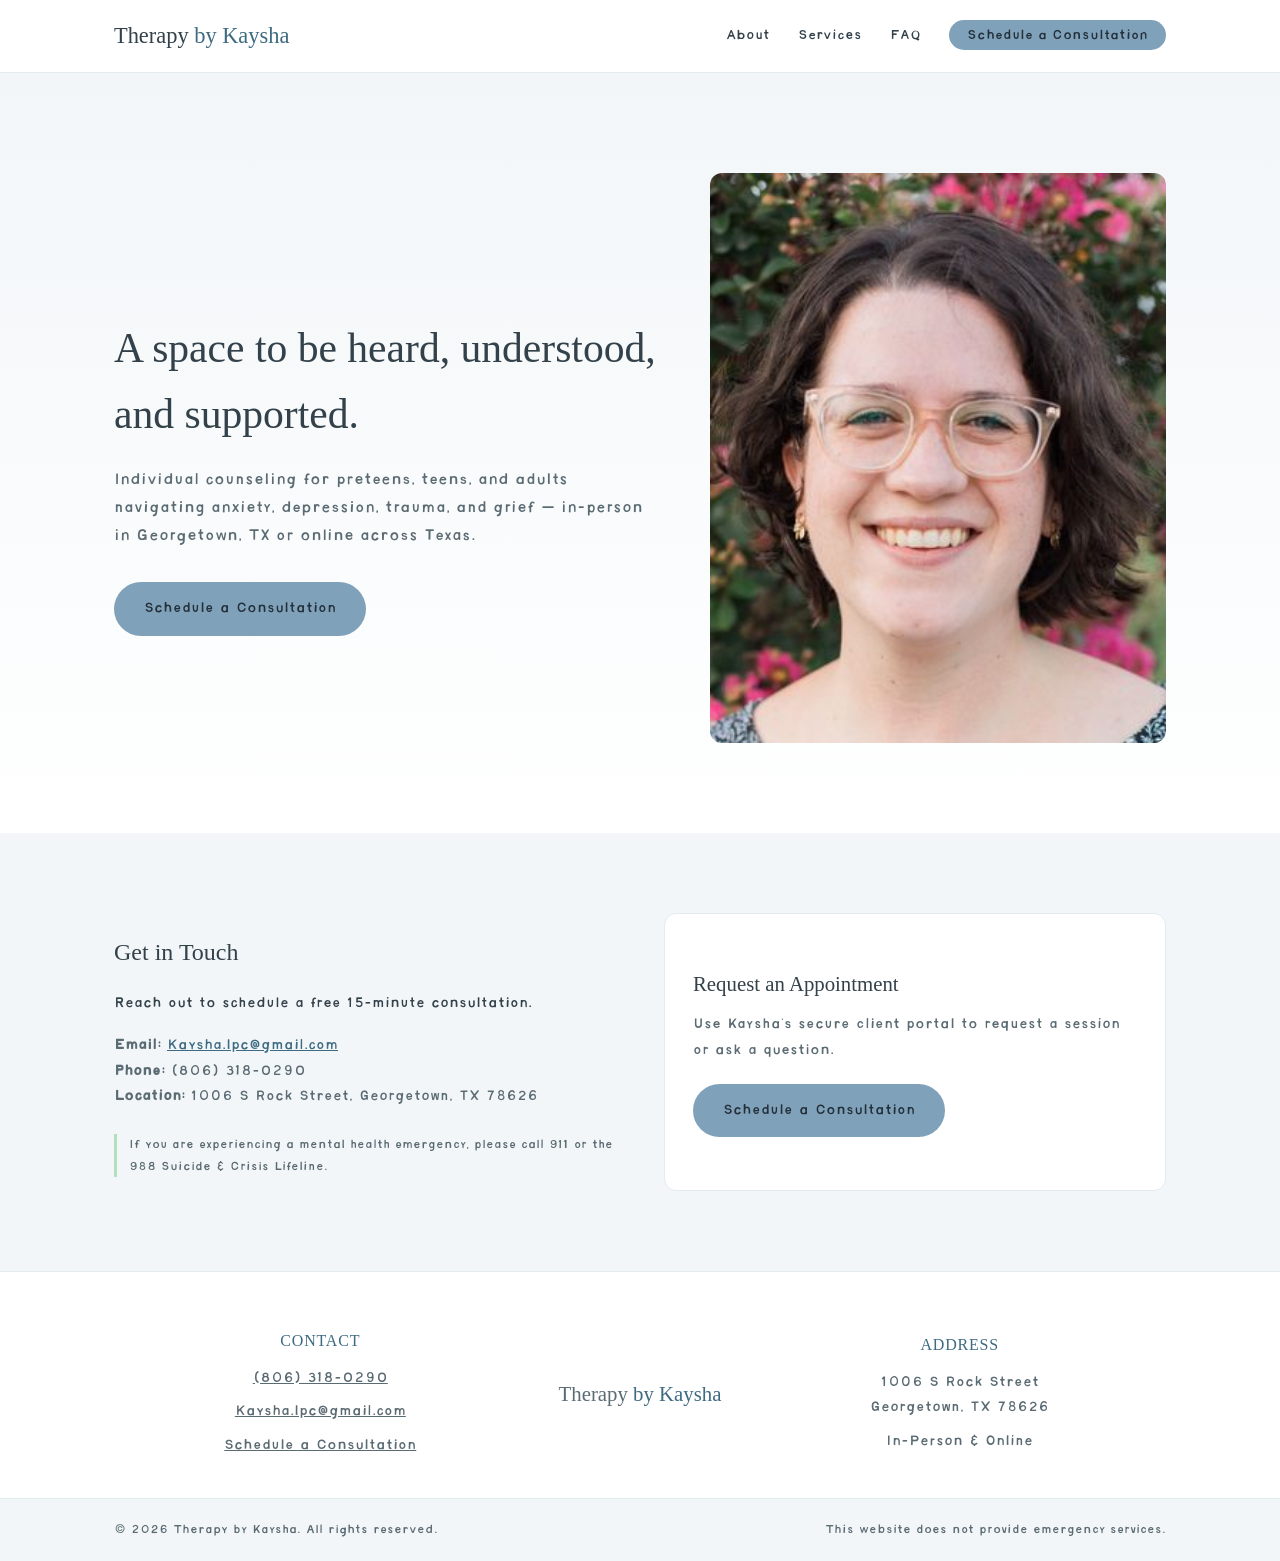
<file: index.html>
<!DOCTYPE html>
<html lang="en">
<head>
  <meta charset="UTF-8" />
  <meta name="viewport" content="width=device-width, initial-scale=1.0" />
  <title>Therapy by Kaysha | Counseling &amp; Mental Health Support</title>
  <meta name="description" content="Therapy by Kaysha offers compassionate, personalized counseling to help you navigate life's challenges and build lasting well-being." />
  <link rel="icon" href="data:image/svg+xml,%3Csvg xmlns='http://www.w3.org/2000/svg' viewBox='0 0 64 64'%3E%3Ccircle cx='32' cy='32' r='32' fill='%2380a1ba'/%3E%3Ctext x='32' y='45' font-family='Georgia, serif' font-size='36' fill='%23ffffff' text-anchor='middle'%3EK%3C/text%3E%3C/svg%3E" />
  <link rel="preload" href="fonts/Birdie-Regular.woff2" as="font" type="font/woff2" crossorigin />
  <link rel="stylesheet" href="css/styles.css" />
</head>
<body>

  <header class="site-header">
    <div class="container header-inner">
      <a href="#" class="logo">Therapy <span>by Kaysha</span></a>
      <nav class="nav">
        <button class="nav-toggle" id="navToggle" aria-label="Toggle navigation" aria-expanded="false">
          <span></span><span></span><span></span>
        </button>
        <ul class="nav-list" id="navList">
          <li><a href="about.html">About</a></li>
          <li><a href="services.html">Services</a></li>
          <li><a href="faq.html">FAQ</a></li>
          <li><a href="https://kaysha-chavez.clientsecure.me/request/service" target="_blank" rel="noopener" class="nav-cta">Schedule a Consultation</a></li>
        </ul>
      </nav>
    </div>
  </header>

  <main>
    <section class="hero">
      <div class="container hero-inner">
        <div class="hero-text">
          <h1>A space to be heard, understood, and supported.</h1>
          <p class="hero-sub">
            Individual counseling for preteens, teens, and adults navigating anxiety,
            depression, trauma, and grief — in-person in Georgetown, TX or online across Texas.
          </p>
          <a href="#contact" class="btn btn-primary">Schedule a Consultation</a>
        </div>
        <img class="hero-image" src="images/Kaysha.jpeg" alt="Kaysha Chavez, Licensed Professional Counselor" width="320" height="400" fetchpriority="high" />
      </div>
    </section>

    <section id="contact" class="section contact">
      <div class="container contact-inner">
        <div class="contact-info reveal">
          <h2>Get in Touch</h2>
          <p>Reach out to schedule a free 15-minute consultation.</p>
          <ul class="contact-details">
            <li><strong>Email:</strong> <a href="mailto:Kaysha.lpc@gmail.com">Kaysha.lpc@gmail.com</a></li>
            <li><strong>Phone:</strong> (806) 318-0290</li>
            <li><strong>Location:</strong> 1006 S Rock Street, Georgetown, TX 78626</li>
          </ul>
          <p class="disclaimer">
            If you are experiencing a mental health emergency, please call 911 or the
            988 Suicide &amp; Crisis Lifeline.
          </p>
        </div>
        <div class="booking-widget reveal">
          <h3>Request an Appointment</h3>
          <p>Use Kaysha's secure client portal to request a session or ask a question.</p>
          <a
            class="btn btn-primary"
            href="https://kaysha-chavez.clientsecure.me/request/service"
            target="_blank"
            rel="noopener"
          >
            Schedule a Consultation
          </a>
        </div>
      </div>
    </section>
  </main>

  <footer class="site-footer">
    <div class="footer-columns">
      <div class="footer-col">
        <h3 class="footer-heading">Contact</h3>
        <p><a href="tel:8063180290">(806) 318-0290</a></p>
        <p><a href="mailto:Kaysha.lpc@gmail.com">Kaysha.lpc@gmail.com</a></p>
        <p><a href="https://kaysha-chavez.clientsecure.me/request/service" target="_blank" rel="noopener">Schedule a Consultation</a></p>
      </div>
      <div class="footer-col">
        <p class="footer-wordmark">Therapy <span>by Kaysha</span></p>
      </div>
      <div class="footer-col">
        <h3 class="footer-heading">Address</h3>
        <p>1006 S Rock Street<br />Georgetown, TX 78626</p>
        <p>In-Person &amp; Online</p>
      </div>
    </div>
    <div class="footer-bottom">
      <div class="footer-bottom-inner">
        <p>&copy; <span id="year"></span> Therapy by Kaysha. All rights reserved.</p>
        <p class="footer-note">This website does not provide emergency services.</p>
      </div>
    </div>
  </footer>

  <script src="js/main.js"></script>
</body>
</html>
</file>
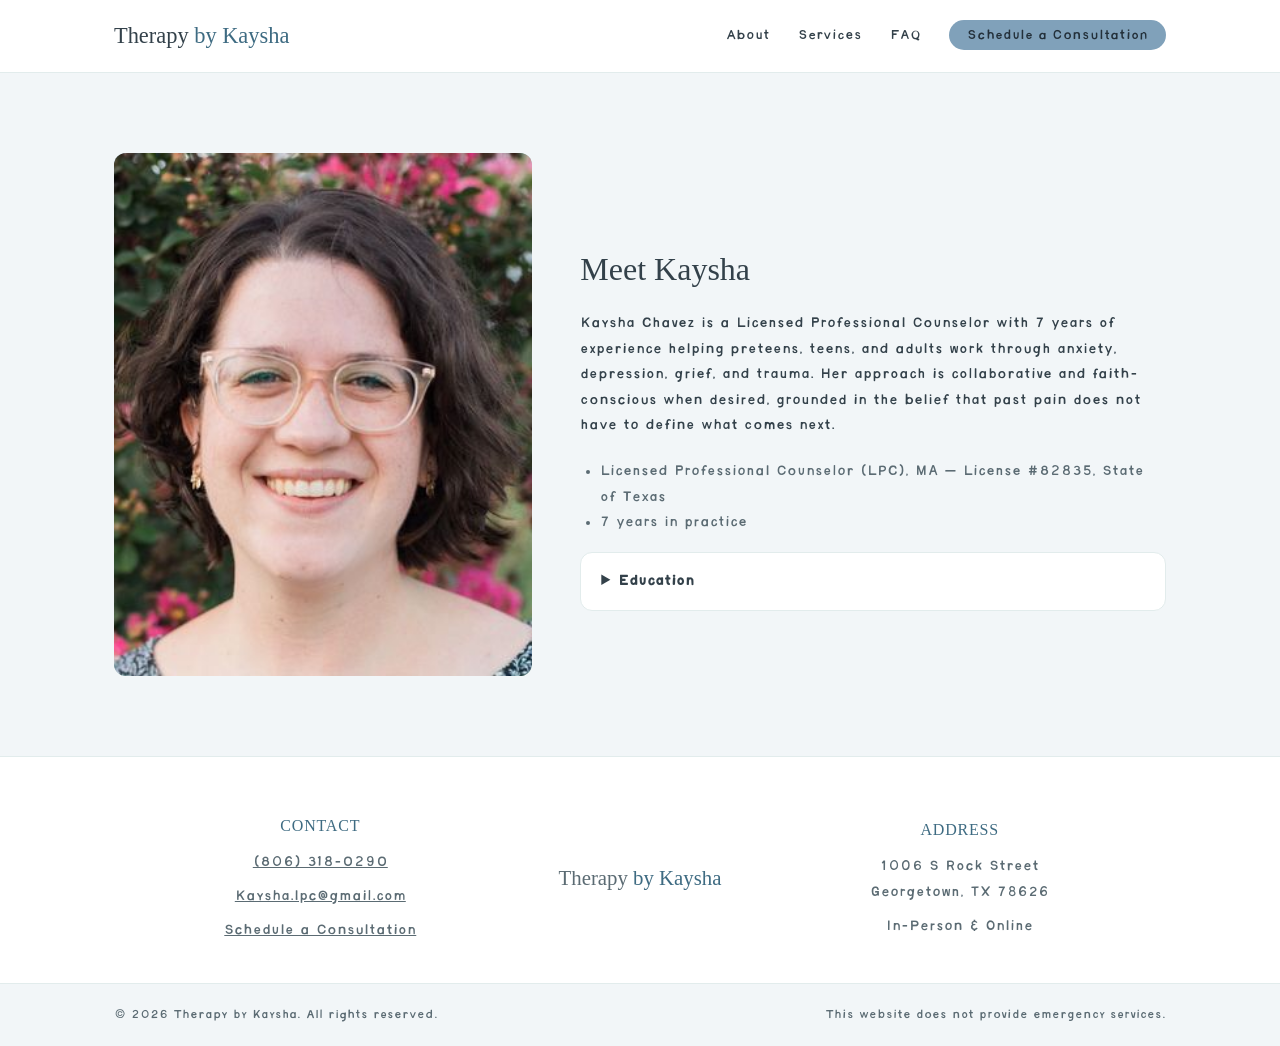
<file: about.html>
<!DOCTYPE html>
<html lang="en">
<head>
  <meta charset="UTF-8" />
  <meta name="viewport" content="width=device-width, initial-scale=1.0" />
  <title>About Kaysha | Therapy by Kaysha</title>
  <meta name="description" content="Meet Kaysha Chavez, a Licensed Professional Counselor in Georgetown, TX with 7 years of experience helping preteens, teens, and adults." />
  <link rel="icon" href="data:image/svg+xml,%3Csvg xmlns='http://www.w3.org/2000/svg' viewBox='0 0 64 64'%3E%3Ccircle cx='32' cy='32' r='32' fill='%2380a1ba'/%3E%3Ctext x='32' y='45' font-family='Georgia, serif' font-size='36' fill='%23ffffff' text-anchor='middle'%3EK%3C/text%3E%3C/svg%3E" />
  <link rel="preload" href="fonts/Birdie-Regular.woff2" as="font" type="font/woff2" crossorigin />
  <link rel="stylesheet" href="css/styles.css" />
</head>
<body>

  <header class="site-header">
    <div class="container header-inner">
      <a href="index.html" class="logo">Therapy <span>by Kaysha</span></a>
      <nav class="nav">
        <button class="nav-toggle" id="navToggle" aria-label="Toggle navigation" aria-expanded="false">
          <span></span><span></span><span></span>
        </button>
        <ul class="nav-list" id="navList">
          <li><a href="about.html">About</a></li>
          <li><a href="services.html">Services</a></li>
          <li><a href="faq.html">FAQ</a></li>
          <li><a href="https://kaysha-chavez.clientsecure.me/request/service" target="_blank" rel="noopener" class="nav-cta">Schedule a Consultation</a></li>
        </ul>
      </nav>
    </div>
  </header>

  <main>
    <section id="about" class="section about">
      <div class="container about-inner">
        <img class="about-image reveal" src="images/Kaysha.jpeg" alt="Kaysha Chavez, Licensed Professional Counselor" width="320" height="400" fetchpriority="high" />
        <div class="about-text reveal">
          <h2>Meet Kaysha</h2>
          <p>
            Kaysha Chavez is a Licensed Professional Counselor with 7 years of experience
            helping preteens, teens, and adults work through anxiety, depression, grief,
            and trauma. Her approach is collaborative and faith-conscious when desired,
            grounded in the belief that past pain does not have to define what comes next.
          </p>
          <ul class="credentials">
            <li>Licensed Professional Counselor (LPC), MA — License #82835, State of Texas</li>
            <li>7 years in practice</li>
          </ul>
          <details class="education-detail">
            <summary>Education</summary>
            <p>MA Counseling, Dallas Baptist University · BA Psychology, University of Texas at Arlington</p>
          </details>
        </div>
      </div>
    </section>
  </main>

  <footer class="site-footer">
    <div class="footer-columns">
      <div class="footer-col">
        <h3 class="footer-heading">Contact</h3>
        <p><a href="tel:8063180290">(806) 318-0290</a></p>
        <p><a href="mailto:Kaysha.lpc@gmail.com">Kaysha.lpc@gmail.com</a></p>
        <p><a href="https://kaysha-chavez.clientsecure.me/request/service" target="_blank" rel="noopener">Schedule a Consultation</a></p>
      </div>
      <div class="footer-col">
        <p class="footer-wordmark">Therapy <span>by Kaysha</span></p>
      </div>
      <div class="footer-col">
        <h3 class="footer-heading">Address</h3>
        <p>1006 S Rock Street<br />Georgetown, TX 78626</p>
        <p>In-Person &amp; Online</p>
      </div>
    </div>
    <div class="footer-bottom">
      <div class="footer-bottom-inner">
        <p>&copy; <span id="year"></span> Therapy by Kaysha. All rights reserved.</p>
        <p class="footer-note">This website does not provide emergency services.</p>
      </div>
    </div>
  </footer>

  <script src="js/main.js"></script>
</body>
</html>
</file>
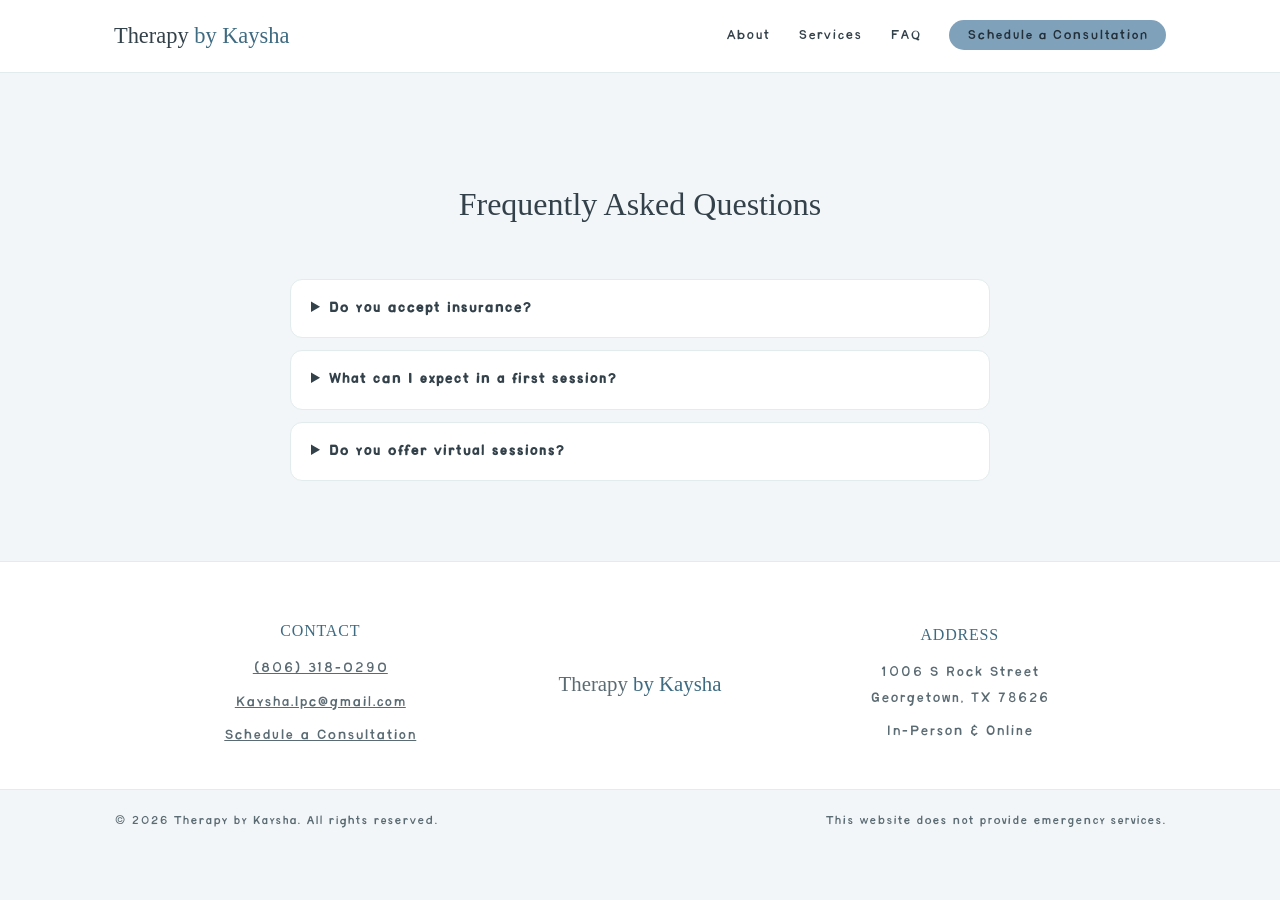
<file: faq.html>
<!DOCTYPE html>
<html lang="en">
<head>
  <meta charset="UTF-8" />
  <meta name="viewport" content="width=device-width, initial-scale=1.0" />
  <title>FAQ | Therapy by Kaysha</title>
  <meta name="description" content="Answers to common questions about insurance, first sessions, and virtual therapy with Kaysha Chavez, LPC." />
  <link rel="icon" href="data:image/svg+xml,%3Csvg xmlns='http://www.w3.org/2000/svg' viewBox='0 0 64 64'%3E%3Ccircle cx='32' cy='32' r='32' fill='%2380a1ba'/%3E%3Ctext x='32' y='45' font-family='Georgia, serif' font-size='36' fill='%23ffffff' text-anchor='middle'%3EK%3C/text%3E%3C/svg%3E" />
  <link rel="preload" href="fonts/Birdie-Regular.woff2" as="font" type="font/woff2" crossorigin />
  <link rel="stylesheet" href="css/styles.css" />
</head>
<body>

  <header class="site-header">
    <div class="container header-inner">
      <a href="index.html" class="logo">Therapy <span>by Kaysha</span></a>
      <nav class="nav">
        <button class="nav-toggle" id="navToggle" aria-label="Toggle navigation" aria-expanded="false">
          <span></span><span></span><span></span>
        </button>
        <ul class="nav-list" id="navList">
          <li><a href="about.html">About</a></li>
          <li><a href="services.html">Services</a></li>
          <li><a href="faq.html">FAQ</a></li>
          <li><a href="https://kaysha-chavez.clientsecure.me/request/service" target="_blank" rel="noopener" class="nav-cta">Schedule a Consultation</a></li>
        </ul>
      </nav>
    </div>
  </header>

  <main>
    <section id="faq" class="section faq">
      <div class="container">
        <h2 class="section-title reveal">Frequently Asked Questions</h2>
        <div class="faq-list">
          <details class="reveal">
            <summary>Do you accept insurance?</summary>
            <p>Yes — Aetna, BlueCross/BlueShield, Cigna/Evernorth, Healthcare Highways, and UnitedHealthcare (UHC/UBH) are accepted. Private-pay sessions are $150, and a free 15-minute consultation is available to see if it's a good fit.</p>
          </details>
          <details class="reveal">
            <summary>What can I expect in a first session?</summary>
            <p>Your first session is a chance to share what brought you to therapy and ask any questions. Expect a conversation about your history and goals, and a plan for how we'll work together going forward.</p>
          </details>
          <details class="reveal">
            <summary>Do you offer virtual sessions?</summary>
            <p>Yes — sessions are available in-person at the Georgetown, TX office or online via video, whichever fits your schedule best.</p>
          </details>
        </div>
      </div>
    </section>
  </main>

  <footer class="site-footer">
    <div class="footer-columns">
      <div class="footer-col">
        <h3 class="footer-heading">Contact</h3>
        <p><a href="tel:8063180290">(806) 318-0290</a></p>
        <p><a href="mailto:Kaysha.lpc@gmail.com">Kaysha.lpc@gmail.com</a></p>
        <p><a href="https://kaysha-chavez.clientsecure.me/request/service" target="_blank" rel="noopener">Schedule a Consultation</a></p>
      </div>
      <div class="footer-col">
        <p class="footer-wordmark">Therapy <span>by Kaysha</span></p>
      </div>
      <div class="footer-col">
        <h3 class="footer-heading">Address</h3>
        <p>1006 S Rock Street<br />Georgetown, TX 78626</p>
        <p>In-Person &amp; Online</p>
      </div>
    </div>
    <div class="footer-bottom">
      <div class="footer-bottom-inner">
        <p>&copy; <span id="year"></span> Therapy by Kaysha. All rights reserved.</p>
        <p class="footer-note">This website does not provide emergency services.</p>
      </div>
    </div>
  </footer>

  <script src="js/main.js"></script>
</body>
</html>
</file>
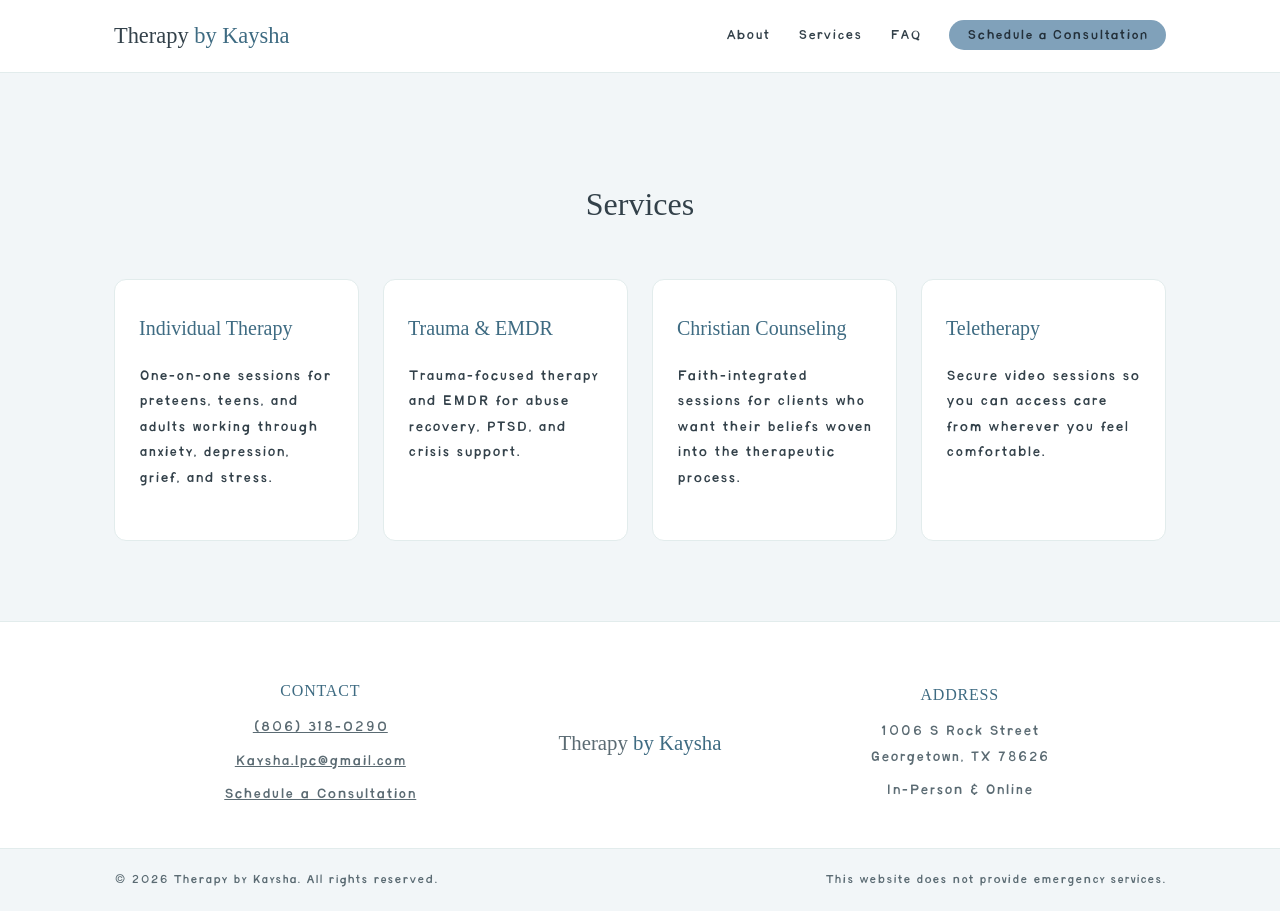
<file: services.html>
<!DOCTYPE html>
<html lang="en">
<head>
  <meta charset="UTF-8" />
  <meta name="viewport" content="width=device-width, initial-scale=1.0" />
  <title>Services | Therapy by Kaysha</title>
  <meta name="description" content="Individual therapy, trauma & EMDR, Christian counseling, and teletherapy with Kaysha Chavez, LPC, in Georgetown, TX and online." />
  <link rel="icon" href="data:image/svg+xml,%3Csvg xmlns='http://www.w3.org/2000/svg' viewBox='0 0 64 64'%3E%3Ccircle cx='32' cy='32' r='32' fill='%2380a1ba'/%3E%3Ctext x='32' y='45' font-family='Georgia, serif' font-size='36' fill='%23ffffff' text-anchor='middle'%3EK%3C/text%3E%3C/svg%3E" />
  <link rel="preload" href="fonts/Birdie-Regular.woff2" as="font" type="font/woff2" crossorigin />
  <link rel="stylesheet" href="css/styles.css" />
</head>
<body>

  <header class="site-header">
    <div class="container header-inner">
      <a href="index.html" class="logo">Therapy <span>by Kaysha</span></a>
      <nav class="nav">
        <button class="nav-toggle" id="navToggle" aria-label="Toggle navigation" aria-expanded="false">
          <span></span><span></span><span></span>
        </button>
        <ul class="nav-list" id="navList">
          <li><a href="about.html">About</a></li>
          <li><a href="services.html">Services</a></li>
          <li><a href="faq.html">FAQ</a></li>
          <li><a href="https://kaysha-chavez.clientsecure.me/request/service" target="_blank" rel="noopener" class="nav-cta">Schedule a Consultation</a></li>
        </ul>
      </nav>
    </div>
  </header>

  <main>
    <section id="services" class="section services">
      <div class="container">
        <h2 class="section-title reveal">Services</h2>
        <div class="services-grid">
          <div class="service-card reveal">
            <h3>Individual Therapy</h3>
            <p>One-on-one sessions for preteens, teens, and adults working through anxiety, depression, grief, and stress.</p>
          </div>
          <div class="service-card reveal">
            <h3>Trauma &amp; EMDR</h3>
            <p>Trauma-focused therapy and EMDR for abuse recovery, PTSD, and crisis support.</p>
          </div>
          <div class="service-card reveal">
            <h3>Christian Counseling</h3>
            <p>Faith-integrated sessions for clients who want their beliefs woven into the therapeutic process.</p>
          </div>
          <div class="service-card reveal">
            <h3>Teletherapy</h3>
            <p>Secure video sessions so you can access care from wherever you feel comfortable.</p>
          </div>
        </div>
      </div>
    </section>
  </main>

  <footer class="site-footer">
    <div class="footer-columns">
      <div class="footer-col">
        <h3 class="footer-heading">Contact</h3>
        <p><a href="tel:8063180290">(806) 318-0290</a></p>
        <p><a href="mailto:Kaysha.lpc@gmail.com">Kaysha.lpc@gmail.com</a></p>
        <p><a href="https://kaysha-chavez.clientsecure.me/request/service" target="_blank" rel="noopener">Schedule a Consultation</a></p>
      </div>
      <div class="footer-col">
        <p class="footer-wordmark">Therapy <span>by Kaysha</span></p>
      </div>
      <div class="footer-col">
        <h3 class="footer-heading">Address</h3>
        <p>1006 S Rock Street<br />Georgetown, TX 78626</p>
        <p>In-Person &amp; Online</p>
      </div>
    </div>
    <div class="footer-bottom">
      <div class="footer-bottom-inner">
        <p>&copy; <span id="year"></span> Therapy by Kaysha. All rights reserved.</p>
        <p class="footer-note">This website does not provide emergency services.</p>
      </div>
    </div>
  </footer>

  <script src="js/main.js"></script>
</body>
</html>
</file>
<file: css/styles.css>
@font-face {
  font-family: 'Birdie';
  src: url('../fonts/Birdie-Regular.woff2') format('woff2');
  font-weight: 400;
  font-display: swap;
}

:root {
  --color-bg: #f2f6f8;
  --color-surface: #ffffff;
  --color-primary: #80a1ba;
  --color-primary-dark: #91c4c3;
  --color-accent: #b4debd;
  --color-text: #33414a;
  --color-text-muted: #5b6b73;
  --color-border: #e2ecec;
  --color-text-accent: #3e6b82;
  --color-btn-text: #23303a;
  --font-heading: Georgia, 'Times New Roman', serif;
  --font-body: 'Birdie', -apple-system, BlinkMacSystemFont, 'Segoe UI', Roboto, sans-serif;
  --radius: 12px;
  --max-width: 1100px;
}

@media (prefers-color-scheme: dark) {
  :root {
    --color-bg: #3c4750;
    --color-surface: #46525b;
    --color-primary: #80a1ba;
    --color-primary-dark: #91c4c3;
    --color-accent: #b4debd;
    --color-text: #fff7dd;
    --color-text-muted: #c9d3d6;
    --color-border: #576771;
    --color-text-accent: #80a1ba;
  }
}

* {
  box-sizing: border-box;
}

html {
  scroll-behavior: smooth;
}

body {
  margin: 0;
  font-family: var(--font-body);
  background: var(--color-bg);
  color: var(--color-text);
  line-height: 1.6;
}

.reveal {
  opacity: 0;
  transform: translateY(24px);
  transition: opacity 0.6s ease, transform 0.6s ease;
}

.reveal.is-visible {
  opacity: 1;
  transform: translateY(0);
}

.services-grid .reveal:nth-child(2) { transition-delay: 0.1s; }
.services-grid .reveal:nth-child(3) { transition-delay: 0.2s; }
.services-grid .reveal:nth-child(4) { transition-delay: 0.3s; }

.faq-list .reveal:nth-child(2) { transition-delay: 0.1s; }
.faq-list .reveal:nth-child(3) { transition-delay: 0.2s; }

.about-inner .reveal:nth-child(2) { transition-delay: 0.15s; }

@media (prefers-reduced-motion: reduce) {
  html {
    scroll-behavior: auto;
  }

  .reveal {
    opacity: 1;
    transform: none;
    transition: none;
  }
}

.container {
  max-width: var(--max-width);
  margin: 0 auto;
  padding: 0 24px;
}

h1, h2, h3 {
  font-family: var(--font-heading);
  font-weight: 400;
  color: var(--color-text);
}

a {
  color: var(--color-text-accent);
}

/* Header */
.site-header {
  background: var(--color-surface);
  border-bottom: 1px solid var(--color-border);
  position: sticky;
  top: 0;
  z-index: 10;
}

.header-inner {
  display: flex;
  align-items: center;
  justify-content: space-between;
  padding: 18px 24px;
}

.logo {
  font-family: var(--font-heading);
  font-size: 1.4rem;
  text-decoration: none;
  color: var(--color-text);
}

.logo span {
  color: var(--color-text-accent);
}

.nav-list {
  list-style: none;
  display: flex;
  gap: 28px;
  margin: 0;
  padding: 0;
  align-items: center;
}

.nav-list a {
  text-decoration: none;
  color: var(--color-text);
  font-size: 0.95rem;
}

.nav-cta {
  background: var(--color-primary);
  color: var(--color-btn-text) !important;
  padding: 8px 18px;
  border-radius: 999px;
}

.nav-toggle {
  display: none;
  flex-direction: column;
  gap: 5px;
  background: none;
  border: none;
  cursor: pointer;
  padding: 6px;
}

.nav-toggle span {
  width: 24px;
  height: 2px;
  background: var(--color-text);
  display: block;
}

/* Hero */
.hero {
  padding: 100px 0 90px;
  background: linear-gradient(180deg, var(--color-bg), var(--color-surface));
}

.hero-inner {
  display: grid;
  grid-template-columns: 1.2fr 1fr;
  gap: 48px;
  align-items: center;
}

.hero-image {
  aspect-ratio: 4 / 5;
  width: 100%;
  height: auto;
  object-fit: cover;
  object-position: top center;
  border-radius: var(--radius);
  display: block;
}

.hero h1 {
  font-size: 2.6rem;
  margin-bottom: 18px;
}

.hero-sub {
  font-size: 1.1rem;
  color: var(--color-text-muted);
  margin-bottom: 32px;
}

.btn {
  display: inline-block;
  padding: 14px 30px;
  border-radius: 999px;
  text-decoration: none;
  font-size: 1rem;
  cursor: pointer;
  border: none;
}

.btn-primary {
  background: var(--color-primary);
  color: var(--color-btn-text);
}

.btn-primary:hover {
  background: var(--color-primary-dark);
}

/* Sections */
.section {
  padding: 80px 0;
}

.section-title {
  text-align: center;
  font-size: 2rem;
  margin-bottom: 48px;
}

/* About */
.about-inner {
  display: grid;
  grid-template-columns: 1fr 1.4fr;
  gap: 48px;
  align-items: center;
}

.about-image {
  aspect-ratio: 4 / 5;
  width: 100%;
  height: auto;
  object-fit: cover;
  object-position: top center;
  background: linear-gradient(135deg, var(--color-primary), var(--color-accent));
  border-radius: var(--radius);
  display: block;
}

.about-text h2 {
  font-size: 2rem;
  margin-bottom: 16px;
}

.credentials {
  margin-top: 20px;
  padding-left: 20px;
  color: var(--color-text-muted);
}

.education-detail {
  margin-top: 16px;
  background: var(--color-surface);
  border: 1px solid var(--color-border);
  border-radius: var(--radius);
  padding: 16px 20px;
}

.education-detail summary {
  cursor: pointer;
  font-weight: 600;
}

.education-detail p {
  margin: 12px 0 0;
  color: var(--color-text-muted);
}

/* Services */
.services-grid {
  display: grid;
  grid-template-columns: repeat(auto-fit, minmax(240px, 1fr));
  gap: 24px;
}

.service-card {
  background: var(--color-surface);
  border: 1px solid var(--color-border);
  border-radius: var(--radius);
  padding: 32px 24px;
  transition: transform 0.25s ease, box-shadow 0.25s ease;
}

.service-card:hover {
  transform: translateY(-6px) scale(1.02);
  box-shadow: 0 12px 24px rgba(0, 0, 0, 0.1);
}

@media (prefers-reduced-motion: reduce) {
  .service-card {
    transition: none;
  }

  .service-card:hover {
    transform: none;
  }
}

.service-card h3 {
  margin-top: 0;
  font-size: 1.25rem;
  color: var(--color-text-accent);
}

/* FAQ */
.faq-list {
  max-width: 700px;
  margin: 0 auto;
  display: flex;
  flex-direction: column;
  gap: 12px;
}

.faq-list details {
  background: var(--color-surface);
  border: 1px solid var(--color-border);
  border-radius: var(--radius);
  padding: 16px 20px;
}

.faq-list summary {
  cursor: pointer;
  font-weight: 600;
}

.faq-list p {
  color: var(--color-text-muted);
  margin-bottom: 0;
}

.section-divider {
  max-width: var(--max-width);
  margin: 0 auto;
  border: none;
  border-top: 1px solid var(--color-border);
}

/* Contact */
.contact-inner {
  display: grid;
  grid-template-columns: 1fr 1fr;
  gap: 48px;
}

.contact-details {
  list-style: none;
  padding: 0;
  color: var(--color-text-muted);
}

.disclaimer {
  font-size: 0.85rem;
  color: var(--color-text-muted);
  border-left: 3px solid var(--color-accent);
  padding-left: 12px;
  margin-top: 24px;
}

.booking-widget {
  background: var(--color-surface);
  border: 1px solid var(--color-border);
  border-radius: var(--radius);
  padding: 32px 28px;
  display: flex;
  flex-direction: column;
  align-items: flex-start;
  gap: 12px;
  justify-content: center;
}

.booking-widget h3 {
  margin: 0;
  font-size: 1.3rem;
}

.booking-widget p {
  margin: 0;
  color: var(--color-text-muted);
}

.booking-widget .btn {
  margin-top: 8px;
}

/* Footer */
.site-footer {
  background: var(--color-surface);
  border-top: 1px solid var(--color-border);
}

.footer-columns {
  display: grid;
  grid-template-columns: 1fr auto 1fr;
  align-items: center;
  gap: 32px;
  padding: 56px 24px 40px;
  text-align: center;
  max-width: var(--max-width);
  margin: 0 auto;
}

.footer-col {
  display: flex;
  flex-direction: column;
  gap: 8px;
}

.footer-heading {
  font-family: var(--font-heading);
  font-size: 1rem;
  letter-spacing: 0.05em;
  text-transform: uppercase;
  color: var(--color-text-accent);
  margin: 0 0 4px;
}

.footer-col p {
  margin: 0;
  color: var(--color-text-muted);
}

.footer-col a {
  color: var(--color-text-muted);
}

.footer-wordmark {
  font-family: var(--font-heading);
  font-size: 1.3rem;
  color: var(--color-text);
  margin: 0;
}

.footer-wordmark span {
  color: var(--color-text-accent);
}

.footer-bottom {
  border-top: 1px solid var(--color-border);
  background: var(--color-bg);
}

.footer-bottom-inner {
  display: flex;
  justify-content: space-between;
  flex-wrap: wrap;
  gap: 8px;
  max-width: var(--max-width);
  margin: 0 auto;
  padding: 20px 24px;
  font-size: 0.85rem;
  color: var(--color-text-muted);
}

.footer-bottom-inner p {
  margin: 0;
}

/* Responsive */
@media (max-width: 800px) {
  .hero-inner,
  .about-inner,
  .contact-inner {
    grid-template-columns: 1fr;
  }

  .hero-inner {
    text-align: center;
  }

  .hero-image {
    max-width: 280px;
    margin: 0 auto;
    order: -1;
  }

  .about-image {
    max-width: 280px;
    margin: 0 auto;
  }
}

@media (max-width: 640px) {
  .footer-columns {
    grid-template-columns: 1fr;
    text-align: center;
  }

  .nav-toggle {
    display: flex;
  }

  .nav-list {
    position: absolute;
    top: 100%;
    left: 0;
    right: 0;
    background: var(--color-surface);
    flex-direction: column;
    align-items: flex-start;
    padding: 16px 24px;
    border-bottom: 1px solid var(--color-border);
    display: none;
  }

  .nav-list.open {
    display: flex;
  }

  .hero h1 {
    font-size: 2rem;
  }
}
</file>
